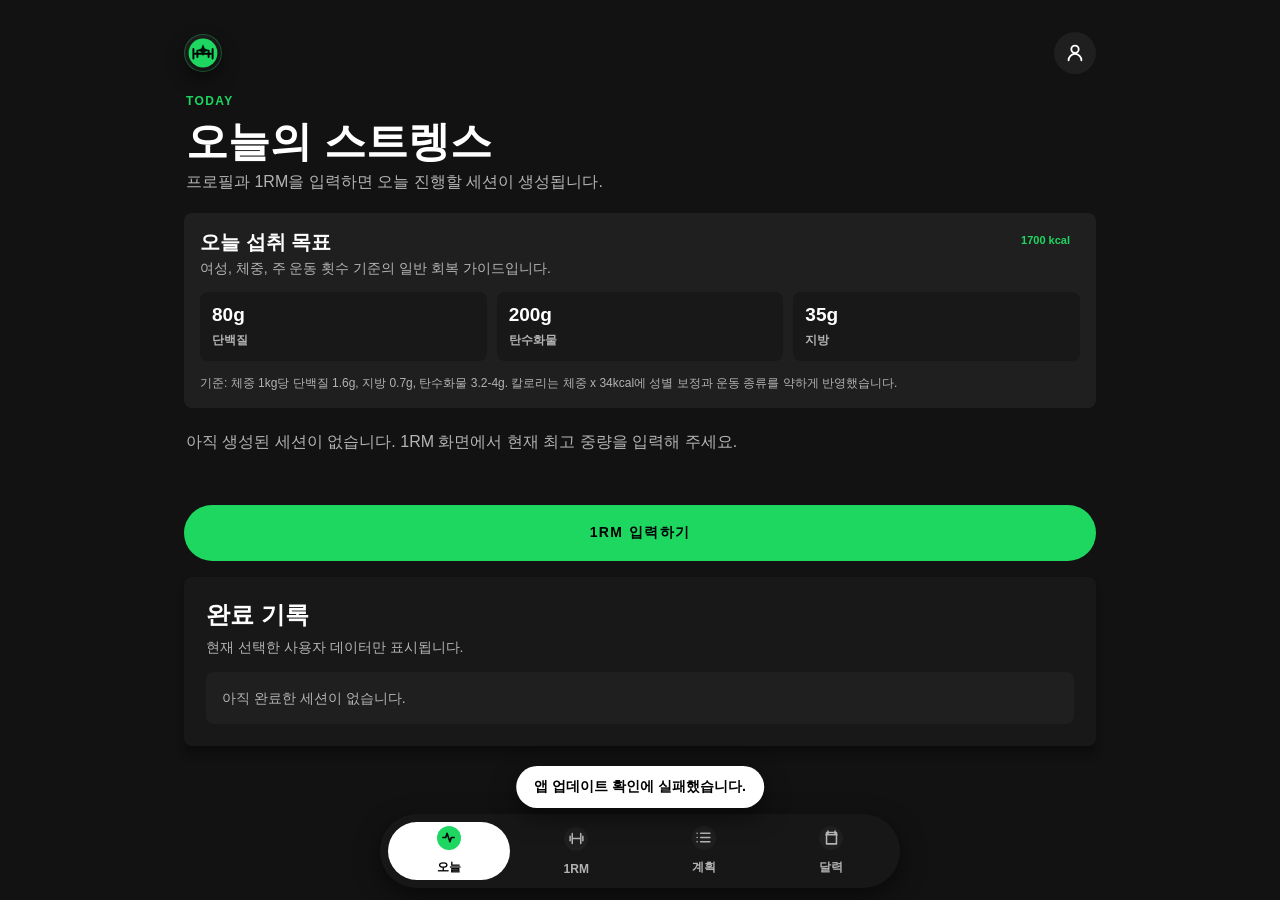
<file: index.html>
<!doctype html>
<html lang="ko">
  <head>
    <meta charset="UTF-8" />
    <meta name="viewport" content="width=device-width, initial-scale=1.0" />
    <meta name="theme-color" content="#121212" />
    <meta name="apple-mobile-web-app-capable" content="yes" />
    <meta name="apple-mobile-web-app-title" content="Strength Deck" />
    <meta name="apple-mobile-web-app-status-bar-style" content="black-translucent" />
    <title>Strength Deck</title>
    <link rel="manifest" href="manifest.webmanifest" />
    <link rel="icon" href="icon.svg" type="image/svg+xml" />
    <link rel="stylesheet" href="styles.css" />
  </head>
  <body>
    <div class="app-shell">
      <header class="topbar">
        <div class="brand-mark" aria-label="Strength Deck">
          <svg viewBox="0 0 40 40" aria-hidden="true">
            <circle class="logo-disc" cx="20" cy="20" r="18" />
            <path class="logo-bar" d="M10 21h20" />
            <path class="logo-plate" d="M8 15v12M13 17v8M27 17v8M32 15v12" />
            <path class="logo-spark" d="M20 9l2.2 5.4L28 16.6l-5.8 2.1L20 24l-2.2-5.3L12 16.6l5.8-2.2L20 9Z" />
          </svg>
        </div>
        <button class="user-button" id="profileButton" type="button" aria-label="마이페이지 열기">
          <svg viewBox="0 0 24 24" aria-hidden="true">
            <path d="M12 12a4 4 0 1 0 0-8 4 4 0 0 0 0 8Zm7 8a7 7 0 0 0-14 0" />
          </svg>
        </button>
      </header>

      <main>
        <section class="step-panel is-active" id="todayStep">
          <div class="page-heading today-heading">
            <p class="eyebrow">Today</p>
            <h1>오늘의 스트렝스</h1>
            <p id="todayHint">프로필과 1RM을 입력하면 오늘 진행할 세션이 생성됩니다.</p>
          </div>
          <div class="nutrition-card" id="nutritionCard"></div>
          <div class="session-list today-session" id="todaySession"></div>
          <div class="today-actions">
            <button class="primary full-action" id="completeSession" type="button">오늘 스트렝스 완료</button>
            <button class="secondary full-action cancel-action" id="undoCompleteSession" type="button" hidden>오늘 완료 취소</button>
          </div>
          <div class="panel history-panel">
            <div class="section-head">
              <h2>완료 기록</h2>
              <p>현재 선택한 사용자 데이터만 표시됩니다.</p>
            </div>
            <div id="historyList" class="history-list"></div>
          </div>
        </section>

        <section class="panel step-panel" id="maxesStep">
          <div class="section-head">
            <p class="eyebrow">One Rep Max</p>
            <h1>현재 1RM</h1>
            <p>현재 최고 중량을 입력하면 70-88% 범위로 스트렝스 처방을 만듭니다.</p>
          </div>

          <form class="max-grid" id="maxForm">
            <label><span>백스쿼트</span><input name="backSquat" inputmode="decimal" type="number" min="0" step="0.5" placeholder="kg" /></label>
            <label><span>프론트스쿼트</span><input name="frontSquat" inputmode="decimal" type="number" min="0" step="0.5" placeholder="kg" /></label>
            <label><span>데드리프트</span><input name="deadlift" inputmode="decimal" type="number" min="0" step="0.5" placeholder="kg" /></label>
            <label><span>푸시프레스</span><input name="pushPress" inputmode="decimal" type="number" min="0" step="0.5" placeholder="kg" /></label>
            <label><span>스내치</span><input name="snatch" inputmode="decimal" type="number" min="0" step="0.5" placeholder="kg" /></label>
            <label><span>클린 & 저크</span><input name="cleanJerk" inputmode="decimal" type="number" min="0" step="0.5" placeholder="kg" /></label>
            <button class="primary wide" type="submit">프로그램 생성</button>
          </form>
        </section>

        <section class="step-panel" id="planStep">
          <div class="hero-card">
            <div>
              <p class="eyebrow">4 Week Block</p>
              <h1 id="planTitle">계획이 아직 없습니다.</h1>
              <p id="planSummary">마이페이지에서 프로필을 저장하고 1RM을 입력해 주세요.</p>
            </div>
          </div>

          <div class="metric-row" id="metricRow"></div>
          <div class="program-list week-list" id="weekList"></div>
          <div class="plan-controls">
            <label class="week-select-label">
              <span>주차 선택</span>
              <select id="weekSelect" aria-label="주차 선택"></select>
            </label>
            <div class="date-tabs" id="dateTabs" aria-label="날짜 선택"></div>
          </div>
          <div class="program-list" id="programList"></div>
        </section>

        <section class="step-panel" id="calendarStep">
          <div class="panel">
            <div class="section-head">
              <p class="eyebrow">Calendar</p>
              <h1>달력</h1>
              <p>오늘 스트렝스를 완료하면 해당 날짜에 체크가 표시됩니다.</p>
            </div>
            <div class="calendar-head">
              <button class="ghost-button" type="button" id="prevMonth" aria-label="이전 달">‹</button>
              <strong id="calendarTitle"></strong>
              <button class="ghost-button" type="button" id="nextMonth" aria-label="다음 달">›</button>
            </div>
            <div class="calendar-grid calendar-weekdays" aria-hidden="true">
              <span>일</span><span>월</span><span>화</span><span>수</span><span>목</span><span>금</span><span>토</span>
            </div>
            <div class="calendar-grid" id="calendarGrid"></div>
            <div class="calendar-detail" id="calendarDetail"></div>
          </div>
        </section>
      </main>

      <nav class="bottom-appbar" aria-label="주요 메뉴">
        <button class="appbar-item is-active" type="button" data-step="today">
          <span class="nav-icon"><svg viewBox="0 0 24 24" aria-hidden="true"><path d="M4 12h4l2-6 4 12 2-6h4" /></svg></span>
          오늘
        </button>
        <button class="appbar-item" type="button" data-step="maxes">
          <span class="nav-icon"><svg viewBox="0 0 24 24" aria-hidden="true"><path d="M6 5v14M18 5v14M3 9v6M21 9v6M6 12h12" /></svg></span>
          1RM
        </button>
        <button class="appbar-item" type="button" data-step="plan">
          <span class="nav-icon"><svg viewBox="0 0 24 24" aria-hidden="true"><path d="M8 6h13M8 12h13M8 18h13M3 6h.01M3 12h.01M3 18h.01" /></svg></span>
          계획
        </button>
        <button class="appbar-item" type="button" data-step="calendar">
          <span class="nav-icon" id="calendarNavIcon"><svg viewBox="0 0 24 24" aria-hidden="true"><path d="M7 3v4M17 3v4M4 8h16M5 5h14v16H5z" /></svg></span>
          달력
        </button>
      </nav>
    </div>

    <aside class="profile-drawer" id="profileDrawer" aria-hidden="true">
      <div class="drawer-backdrop" data-close-profile></div>
      <section class="drawer-panel" role="dialog" aria-modal="true" aria-labelledby="profileTitle">
        <div class="drawer-head">
          <div>
            <p class="eyebrow">My Page</p>
            <h2 id="profileTitle">마이페이지</h2>
          </div>
          <button class="ghost-button" type="button" data-close-profile aria-label="닫기">×</button>
        </div>

        <div class="drawer-view is-active" data-drawer-view-panel="profile">
          <form class="grid-form" id="profileForm">
            <label class="wide">
              <span>닉네임</span>
              <input name="nickname" type="text" maxlength="18" placeholder="닉네임" />
            </label>
            <label>
              <span>성별</span>
              <select name="gender">
                <option value="female">여성</option>
                <option value="male">남성</option>
                <option value="other">선택 안 함</option>
              </select>
            </label>
            <label>
              <span>키</span>
              <input name="height" inputmode="decimal" type="number" min="120" max="230" step="0.1" value="160" />
              <small>cm</small>
            </label>
            <label>
              <span>몸무게</span>
              <input name="weight" inputmode="decimal" type="number" min="30" max="400" step="0.1" value="50" />
              <small>kg</small>
            </label>
            <label>
              <span>중량 단위</span>
              <select name="unit" id="unitSelect">
                <option value="kg" selected>kg</option>
                <option value="lb">lb</option>
              </select>
            </label>
            <label>
              <span>주 운동 횟수</span>
              <select name="days">
                <option value="2">주 2회</option>
                <option value="3">주 3회</option>
                <option value="4">주 4회</option>
                <option value="5">주 5회</option>
                <option value="6">주 6회 이상</option>
              </select>
            </label>
            <label class="wide">
              <span>하고 있는 운동</span>
              <input name="activity" type="text" value="크로스핏" placeholder="예: 크로스핏, 역도, 파워리프팅" />
            </label>
            <label>
              <span>목표</span>
              <select name="goal">
                <option value="olympic">역도 전이</option>
                <option value="power">순수 힘</option>
                <option value="mixed">역도 + 파워리프팅</option>
              </select>
            </label>
            <label>
              <span>회복 상태</span>
              <select name="recovery">
                <option value="low">피로가 많음</option>
                <option value="normal">보통</option>
                <option value="high">회복이 좋음</option>
              </select>
            </label>
            <button class="primary wide" type="submit">프로필 저장</button>
          </form>

          <div class="drawer-actions drawer-menu">
            <button class="secondary" type="button" data-drawer-view="users">사용자 전환</button>
            <button class="secondary" type="button" data-drawer-view="data">데이터 보관소</button>
          </div>
        </div>

        <div class="drawer-view" data-drawer-view-panel="users">
          <button class="ghost-button drawer-back-button" type="button" data-drawer-view="profile">← 프로필</button>
          <div class="user-section">
            <div class="section-head compact">
              <h3>사용자 전환</h3>
              <p>카드를 선택하면 해당 사용자의 프로필, 1RM, 기록을 불러옵니다.</p>
            </div>
            <div class="user-card-list" id="userCardList"></div>
            <form class="add-user-form" id="addUserForm">
              <input name="nickname" type="text" maxlength="18" placeholder="새 닉네임" />
              <button class="secondary" type="submit">추가</button>
            </form>
          </div>
        </div>

        <div class="drawer-view" data-drawer-view-panel="data">
          <button class="ghost-button drawer-back-button" type="button" data-drawer-view="profile">← 프로필</button>
          <div class="section-head compact">
            <h3>데이터 보관소</h3>
            <p>이 기기에 저장된 프로필, 1RM, 완료 기록을 백업하거나 복원합니다.</p>
          </div>
          <div class="drawer-actions">
            <button class="secondary" id="exportData" type="button">데이터 내보내기</button>
            <label class="secondary import-button">
              데이터 가져오기
              <input id="importData" type="file" accept="application/json,.json" hidden />
            </label>
            <button class="secondary danger-action" id="resetData" type="button">데이터 초기화</button>
          </div>
        </div>
      </section>
    </aside>

    <div class="toast" id="toast" role="status" aria-live="polite"></div>
    <div class="confetti-layer" id="confettiLayer" aria-hidden="true"></div>

    <script src="app.js"></script>
  </body>
</html>
</file>
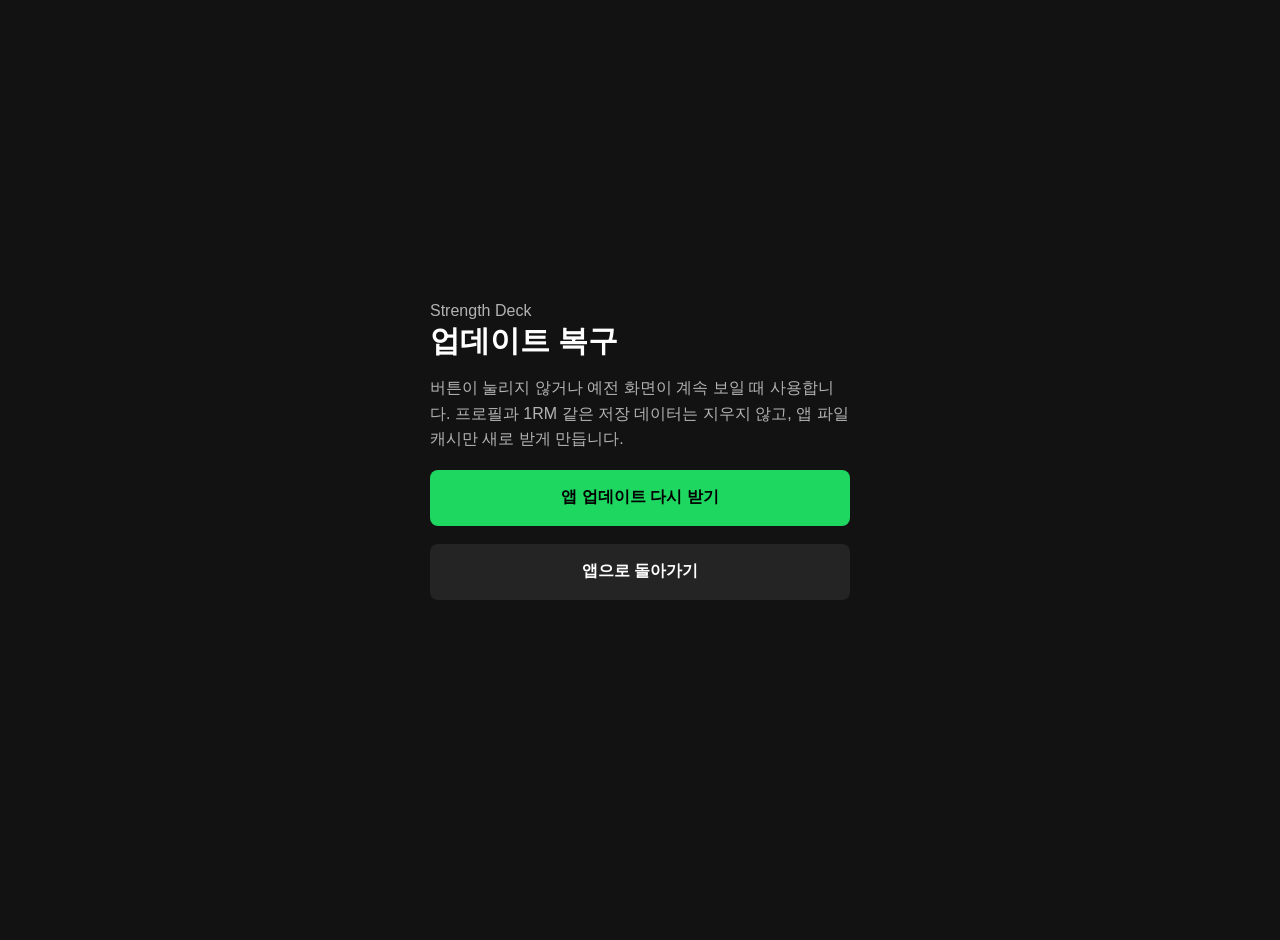
<file: update.html>
<!doctype html>
<html lang="ko">
  <head>
    <meta charset="UTF-8" />
    <meta name="viewport" content="width=device-width, initial-scale=1.0" />
    <meta name="theme-color" content="#121212" />
    <title>Strength Deck 업데이트 복구</title>
    <style>
      :root {
        color-scheme: dark;
        font-family: Inter, -apple-system, BlinkMacSystemFont, "Segoe UI", sans-serif;
        background: #121212;
        color: #ffffff;
      }

      body {
        margin: 0;
        min-height: 100vh;
        display: grid;
        place-items: center;
        padding: 20px;
        background: #121212;
      }

      main {
        width: min(100%, 420px);
        display: grid;
        gap: 18px;
      }

      h1 {
        margin: 0;
        font-size: 30px;
        line-height: 1.1;
      }

      p {
        margin: 0;
        color: #b3b3b3;
        line-height: 1.6;
      }

      button,
      a {
        min-height: 56px;
        border: 0;
        border-radius: 8px;
        display: grid;
        place-items: center;
        font: inherit;
        font-weight: 900;
        text-decoration: none;
      }

      button {
        background: #1ed760;
        color: #000000;
      }

      a {
        background: #242424;
        color: #ffffff;
      }

      .status {
        min-height: 24px;
        color: #1ed760;
        font-weight: 800;
      }
    </style>
  </head>
  <body>
    <main>
      <div>
        <p>Strength Deck</p>
        <h1>업데이트 복구</h1>
      </div>
      <p>버튼이 눌리지 않거나 예전 화면이 계속 보일 때 사용합니다. 프로필과 1RM 같은 저장 데이터는 지우지 않고, 앱 파일 캐시만 새로 받게 만듭니다.</p>
      <button id="repairButton" type="button">앱 업데이트 다시 받기</button>
      <a href="./index.html">앱으로 돌아가기</a>
      <p class="status" id="status"></p>
    </main>

    <script>
      const status = document.querySelector("#status");

      document.querySelector("#repairButton").addEventListener("click", async () => {
        status.textContent = "업데이트 캐시를 정리하는 중...";

        if ("serviceWorker" in navigator) {
          const registrations = await navigator.serviceWorker.getRegistrations();
          await Promise.all(registrations.map((registration) => registration.unregister()));
        }

        if ("caches" in window) {
          const keys = await caches.keys();
          await Promise.all(keys.map((key) => caches.delete(key)));
        }

        status.textContent = "완료. 앱을 다시 여는 중...";
        window.setTimeout(() => {
          window.location.replace("./index.html?refresh=" + Date.now());
        }, 600);
      });
    </script>
  </body>
</html>
</file>
<file: styles.css>
:root {
  --bg: #121212;
  --surface: #181818;
  --surface-2: #1f1f1f;
  --surface-3: #252525;
  --text: #ffffff;
  --muted: #b3b3b3;
  --soft: #cbcbcb;
  --green: #1ed760;
  --border: #4d4d4d;
  --shadow: rgba(0, 0, 0, 0.5) 0 8px 24px;
  --font: SpotifyMixUI, "Helvetica Neue", Helvetica, Arial, "Hiragino Sans", "Hiragino Kaku Gothic ProN", Meiryo, sans-serif;
}

* {
  box-sizing: border-box;
}

[hidden] {
  display: none !important;
}

html,
body {
  margin: 0;
  min-height: 100vh;
  background: var(--bg);
  color: var(--text);
  font-family: var(--font);
}

html {
  scroll-behavior: smooth;
}

button,
input,
select {
  font: inherit;
}

button {
  cursor: pointer;
}

.app-shell {
  width: min(100%, 960px);
  margin: 0 auto;
  padding: 18px 14px 112px;
}

.topbar {
  position: sticky;
  top: 0;
  z-index: 20;
  display: flex;
  align-items: center;
  justify-content: space-between;
  padding: 8px 0 16px;
  background: linear-gradient(#121212 78%, rgba(18, 18, 18, 0));
}

.brand-mark {
  display: grid;
  place-items: center;
  width: 38px;
  height: 38px;
  border-radius: 50%;
  background: linear-gradient(145deg, #1f1f1f, #121212);
  box-shadow: rgba(0, 0, 0, 0.45) 0 8px 18px, rgba(30, 215, 96, 0.32) 0 0 0 1px inset;
}

.brand-mark svg {
  width: 32px;
  height: 32px;
}

.logo-disc {
  fill: #1ed760;
}

.logo-bar,
.logo-plate {
  fill: none;
  stroke: #000000;
  stroke-width: 2.4;
  stroke-linecap: round;
}

.logo-spark {
  fill: #000000;
  opacity: 0.9;
}

.user-button,
.ghost-button {
  display: grid;
  place-items: center;
  border: 0;
  border-radius: 50%;
  background: var(--surface-2);
  color: var(--text);
}

.user-button {
  width: 42px;
  height: 42px;
}

.user-button svg {
  width: 22px;
  height: 22px;
  fill: none;
  stroke: currentColor;
  stroke-width: 2;
  stroke-linecap: round;
}

.ghost-button {
  width: 38px;
  height: 38px;
  font-size: 24px;
}

.eyebrow {
  margin: 0 0 6px;
  color: var(--green);
  font-size: 12px;
  font-weight: 700;
  text-transform: uppercase;
  letter-spacing: 1.4px;
}

h1,
h2,
h3,
p {
  margin-top: 0;
}

h1 {
  margin-bottom: 8px;
  font-size: 30px;
  line-height: 1.05;
  letter-spacing: 0;
}

h2 {
  margin-bottom: 6px;
  font-size: 24px;
}

h3 {
  margin-bottom: 8px;
  font-size: 18px;
  line-height: 1.2;
}

.step-panel {
  display: none;
  animation: panel-in 0.24s ease both;
}

.step-panel.is-active {
  display: block;
}

.page-heading {
  display: grid;
  gap: 6px;
  padding: 4px 2px 18px;
}

.page-heading h1 {
  margin: 0;
  font-size: clamp(28px, 8vw, 42px);
  line-height: 1.05;
}

.page-heading p:not(.eyebrow) {
  margin: 0;
  color: var(--muted);
  line-height: 1.55;
}

.panel,
.hero-card,
.exercise-card,
.metric {
  background: var(--surface);
  border-radius: 8px;
  box-shadow: rgba(0, 0, 0, 0.3) 0 8px 8px;
}

.panel,
.hero-card,
.exercise-card {
  padding: 22px;
}

.step-panel > .panel + .panel,
.step-panel > .hero-card + .metric-row,
.step-panel > .metric-row + .program-list,
.step-panel > .program-list + .program-list {
  margin-top: 16px;
}

.section-head p,
.hero-card p,
.exercise-card p,
.metric span,
.history-list {
  color: var(--muted);
  font-size: 14px;
  line-height: 1.45;
}

.grid-form,
.max-grid {
  display: grid;
  grid-template-columns: 1fr 1fr;
  gap: 16px;
}

label {
  position: relative;
  display: grid;
  gap: 8px;
  min-width: 0;
}

label span {
  color: var(--soft);
  font-size: 12px;
  font-weight: 700;
}

input,
select {
  width: 100%;
  min-height: 56px;
  border: 0;
  border-radius: 500px;
  background: var(--surface-2);
  color: var(--text);
  padding: 0 16px;
  box-shadow: rgb(18, 18, 18) 0 1px 0, rgb(124, 124, 124) 0 0 0 1px inset;
  transition: transform 0.18s ease, box-shadow 0.18s ease, background 0.18s ease;
}

input:focus,
select:focus {
  outline: 2px solid var(--green);
  outline-offset: 2px;
  transform: translateY(-1px);
}

label small {
  position: absolute;
  right: 16px;
  bottom: 15px;
  color: var(--muted);
  font-size: 12px;
}

.wide {
  grid-column: 1 / -1;
}

.primary,
.secondary {
  min-height: 56px;
  border: 0;
  border-radius: 500px;
  padding: 0 22px;
  font-size: 14px;
  font-weight: 700;
  text-transform: uppercase;
  letter-spacing: 1.4px;
}

.primary {
  background: var(--green);
  color: #000000;
}

.primary:disabled {
  cursor: not-allowed;
  background: #3a3a3a;
  color: #8f8f8f;
}

.primary.is-complete {
  background: var(--text);
}

.full-action {
  width: 100%;
  margin-top: 22px;
}

.cancel-action {
  margin-top: 10px;
}

.secondary {
  display: grid;
  place-items: center;
  background: var(--surface-2);
  color: var(--text);
  box-shadow: rgb(124, 124, 124) 0 0 0 1px inset;
}

.danger-action {
  color: #f3727f;
}

.hero-card {
  margin-bottom: 12px;
  background: linear-gradient(150deg, #252525, #181818 58%, #121212);
  box-shadow: var(--shadow);
}

.metric-row {
  display: grid;
  grid-template-columns: repeat(3, minmax(0, 1fr));
  gap: 8px;
  margin-bottom: 16px;
  border-radius: 8px;
  background: var(--surface);
  padding: 14px;
  box-shadow: rgba(0, 0, 0, 0.3) 0 8px 8px;
}

.metric-row span {
  display: grid;
  gap: 5px;
  min-height: 54px;
  place-items: center;
  text-align: center;
  color: var(--muted);
  font-size: 13px;
}

.metric-row span + span {
  border-left: 1px solid rgba(179, 179, 179, 0.14);
}

.metric-row small {
  color: var(--muted);
  font-size: 11px;
  font-weight: 800;
}

.metric-row strong {
  color: var(--text);
  font-size: 18px;
}

.plan-controls {
  display: grid;
  gap: 14px;
  margin: 16px 0;
}

.week-select-label {
  display: grid;
  gap: 8px;
}

.week-select-label span {
  color: var(--muted);
  font-size: 13px;
  font-weight: 800;
}

.week-select-label select {
  width: 100%;
  min-height: 56px;
  border: 0;
  border-radius: 8px;
  background: var(--surface-2);
  color: var(--text);
  padding: 0 16px;
  font-weight: 800;
}

.date-tabs {
  display: grid;
  grid-auto-flow: column;
  grid-auto-columns: 60px;
  justify-content: start;
  gap: 10px;
  margin: 0;
  padding: 8px 2px 12px;
  overflow-x: auto;
  overscroll-behavior-x: contain;
  scroll-snap-type: x mandatory;
  scrollbar-width: none;
  -webkit-overflow-scrolling: touch;
}

.date-tabs::-webkit-scrollbar {
  display: none;
}

.date-tabs button {
  display: grid;
  place-items: center;
  gap: 5px;
  width: 60px;
  min-height: 60px;
  border: 0;
  border-radius: 8px;
  background: var(--surface-2);
  color: var(--text);
  box-shadow: rgba(179, 179, 179, 0.18) 0 0 0 1px inset;
  font-weight: 700;
  scroll-snap-align: start;
  transition: transform 0.18s ease, background 0.18s ease, color 0.18s ease;
}

.date-tabs span {
  font-size: 16px;
  color: currentColor;
  font-weight: 900;
  line-height: 1;
}

.date-tabs strong {
  font-size: 10px;
  line-height: 1;
}

.date-tabs button.is-active {
  background: var(--green);
  color: #000000;
  box-shadow: none;
}

.date-tabs button:active {
  transform: scale(0.96);
}

.week-compact {
  padding: 16px;
}

.program-list,
.session-list,
.history-list {
  display: grid;
  gap: 14px;
}

.nutrition-card {
  display: grid;
  gap: 14px;
  margin-bottom: 22px;
  border-radius: 8px;
  background: var(--surface-2);
  padding: 16px;
}

.today-session {
  margin-top: 8px;
}

.today-session .empty-state {
  background: transparent;
  padding: 2px 2px 8px;
}

.today-actions {
  margin-top: 22px;
}

.nutrition-head {
  display: flex;
  align-items: flex-start;
  justify-content: space-between;
  gap: 12px;
}

.nutrition-head h2 {
  margin-bottom: 4px;
  font-size: 20px;
}

.nutrition-head p {
  margin-bottom: 0;
  color: var(--muted);
  font-size: 14px;
}

.nutrition-grid {
  display: grid;
  grid-template-columns: repeat(3, 1fr);
  gap: 10px;
}

.nutrition-grid div {
  border-radius: 8px;
  background: var(--surface);
  padding: 12px;
}

.nutrition-grid strong {
  display: block;
  margin-bottom: 4px;
  font-size: 19px;
}

.nutrition-grid span {
  color: var(--muted);
  font-size: 12px;
  font-weight: 700;
}

.nutrition-note {
  margin-bottom: 0;
  color: var(--muted);
  font-size: 12px;
  line-height: 1.45;
}

.week-list {
  margin-bottom: 16px;
}

.exercise-card header {
  display: flex;
  justify-content: space-between;
  gap: 12px;
  margin-bottom: 10px;
}

.badge {
  align-self: start;
  border-radius: 9999px;
  background: var(--surface-2);
  color: var(--green);
  padding: 5px 10px;
  font-size: 11px;
  font-weight: 700;
  white-space: nowrap;
}

.sets {
  display: grid;
  gap: 10px;
}

.set-row {
  display: grid;
  grid-template-columns: 72px 1fr auto;
  align-items: center;
  gap: 10px;
  min-height: 42px;
  border-radius: 6px;
  background: var(--surface-2);
  padding: 8px 10px;
  font-size: 14px;
}

.set-row strong {
  color: var(--text);
}

.set-row span {
  color: var(--muted);
}

.set-row input {
  width: 24px;
  height: 24px;
  min-height: 24px;
  accent-color: var(--green);
}

.today-lift {
  display: grid;
  gap: 12px;
  padding: 4px 0 16px;
  border-bottom: 1px solid rgba(179, 179, 179, 0.14);
}

.today-lift:last-child {
  border-bottom: 0;
}

.today-lift header {
  display: flex;
  justify-content: space-between;
  gap: 12px;
}

.today-set {
  background: transparent;
  box-shadow: rgba(179, 179, 179, 0.22) 0 0 0 1px inset;
}

.today-set.is-checked {
  opacity: 0.4;
}

.history-panel {
  margin-top: 16px;
}

.empty-state {
  color: var(--muted);
  padding: 16px;
  border-radius: 8px;
  background: var(--surface-2);
}

.bottom-appbar {
  position: fixed;
  left: 50%;
  bottom: 12px;
  z-index: 30;
  display: grid;
  grid-template-columns: repeat(4, 1fr);
  gap: 6px;
  width: min(calc(100% - 24px), 520px);
  transform: translateX(-50%);
  border-radius: 9999px;
  background: rgba(24, 24, 24, 0.94);
  padding: 8px;
  box-shadow: var(--shadow);
  backdrop-filter: blur(12px);
}

.appbar-item {
  display: grid;
  place-items: center;
  gap: 4px;
  min-height: 58px;
  border: 0;
  border-radius: 9999px;
  background: transparent;
  color: var(--muted);
  font-size: 12px;
  font-weight: 700;
  transition: transform 0.18s ease, background 0.18s ease, color 0.18s ease;
}

.nav-icon {
  position: relative;
  display: grid;
  place-items: center;
  width: 24px;
  height: 24px;
  border-radius: 50%;
  background: var(--surface-2);
  color: currentColor;
}

.nav-icon svg {
  width: 17px;
  height: 17px;
  fill: none;
  stroke: currentColor;
  stroke-width: 2.2;
  stroke-linecap: round;
  stroke-linejoin: round;
}

.appbar-item.is-active {
  background: var(--text);
  color: #000000;
}

.appbar-item.is-active .nav-icon {
  background: var(--green);
  color: #000000;
}

.nav-icon.has-check::after {
  content: "✓";
  position: absolute;
  right: -5px;
  top: -5px;
  display: grid;
  place-items: center;
  width: 15px;
  height: 15px;
  border-radius: 50%;
  background: var(--green);
  color: #000000;
  font-size: 10px;
  font-weight: 900;
  box-shadow: #121212 0 0 0 2px;
}

.profile-drawer {
  position: fixed;
  inset: 0;
  z-index: 50;
  display: none;
}

.profile-drawer.is-open {
  display: block;
}

.drawer-backdrop {
  position: absolute;
  inset: 0;
  background: rgba(0, 0, 0, 0.62);
}

.drawer-panel {
  position: absolute;
  right: 0;
  top: 0;
  bottom: 0;
  width: min(100%, 460px);
  overflow: auto;
  background: var(--surface);
  padding: 18px;
  box-shadow: var(--shadow);
  animation: drawer-in 0.22s ease both;
}

.drawer-panel.is-switching {
  animation: user-switch 0.5s ease both;
}

.drawer-head {
  display: flex;
  align-items: center;
  justify-content: space-between;
  gap: 16px;
  margin-bottom: 16px;
}

.drawer-actions {
  display: grid;
  gap: 12px;
  margin-top: 22px;
}

.drawer-view {
  display: none;
}

.drawer-view.is-active {
  display: block;
  animation: panel-in 0.22s ease both;
}

.drawer-menu {
  padding-top: 8px;
}

.drawer-back-button {
  width: fit-content;
  margin-bottom: 16px;
}

.import-button {
  cursor: pointer;
}

.calendar-head {
  display: flex;
  align-items: center;
  justify-content: space-between;
  gap: 12px;
  margin: 16px 0;
}

.calendar-head strong {
  font-size: 18px;
}

.calendar-grid {
  display: grid;
  grid-template-columns: repeat(7, 1fr);
  gap: 8px;
}

.calendar-weekdays {
  margin-bottom: 8px;
  color: var(--muted);
  font-size: 12px;
  font-weight: 700;
  text-align: center;
}

.calendar-cell {
  position: relative;
  display: grid;
  place-items: center;
  aspect-ratio: 1;
  border: 0;
  border-radius: 8px;
  background: var(--surface-2);
  color: var(--soft);
  font-size: 13px;
  transition: transform 0.18s ease, background 0.18s ease, box-shadow 0.18s ease;
}

.calendar-cell:not(.is-empty):active {
  transform: scale(0.94);
}

.calendar-cell.is-empty {
  background: transparent;
}

.calendar-cell.is-today {
  box-shadow: var(--green) 0 0 0 1px inset;
}

.calendar-cell.is-selected {
  background: var(--green);
  color: #000000;
  box-shadow: rgba(255, 255, 255, 0.3) 0 0 0 2px inset;
}

.calendar-cell.is-done {
  background: var(--green);
  color: #000000;
  font-weight: 900;
}

.calendar-cell em {
  position: absolute;
  right: 6px;
  bottom: 4px;
  font-style: normal;
  font-size: 11px;
}

.calendar-detail {
  margin-top: 18px;
}

.calendar-summary {
  animation: panel-in 0.22s ease both;
}

.calendar-undo {
  justify-self: end;
  min-height: 34px;
  border: 0;
  border-radius: 9999px;
  background: rgba(243, 114, 127, 0.12);
  color: #f3727f;
  padding: 0 12px;
  font-size: 12px;
  font-weight: 800;
}

.user-section {
  display: grid;
  gap: 12px;
  margin-bottom: 18px;
}

.section-head.compact {
  margin-bottom: 0;
}

.section-head.compact h3 {
  margin-bottom: 4px;
}

.user-card-list {
  display: grid;
  grid-template-columns: 1fr 1fr;
  gap: 10px;
}

.user-card {
  display: grid;
  grid-template-columns: 1fr auto;
  align-items: center;
  gap: 10px;
  min-height: 82px;
  border-radius: 8px;
  background: var(--surface-2);
  color: var(--text);
  padding: 14px;
  box-shadow: rgba(124, 124, 124, 0.35) 0 0 0 1px inset;
}

.user-card.is-active {
  background: var(--green);
  color: #000000;
}

.user-card-main {
  display: grid;
  gap: 5px;
  min-width: 0;
  border: 0;
  background: transparent;
  color: currentColor;
  padding: 0;
  text-align: left;
}

.user-card span {
  color: currentColor;
  opacity: 0.72;
  font-size: 12px;
}

.user-delete-button {
  min-height: 36px;
  border: 0;
  border-radius: 8px;
  background: rgba(243, 114, 127, 0.12);
  color: #f3727f;
  padding: 0 12px;
  font-size: 12px;
  font-weight: 800;
}

.user-card.is-active .user-delete-button {
  background: rgba(0, 0, 0, 0.16);
  color: #000000;
}

.add-user-form {
  display: grid;
  grid-template-columns: 1fr 92px;
  gap: 10px;
}

.toast {
  position: fixed;
  left: 50%;
  bottom: 92px;
  z-index: 80;
  max-width: min(90vw, 420px);
  transform: translate(-50%, 12px);
  border-radius: 9999px;
  background: var(--text);
  color: #000000;
  padding: 12px 18px;
  font-size: 14px;
  font-weight: 700;
  opacity: 0;
  pointer-events: none;
  box-shadow: var(--shadow);
  transition: opacity 0.2s ease, transform 0.2s ease;
}

.toast.is-visible {
  opacity: 1;
  transform: translate(-50%, 0);
}

.confetti-layer {
  position: fixed;
  left: 50%;
  top: 44%;
  z-index: 90;
  width: 1px;
  height: 1px;
  pointer-events: none;
}

.confetti-layer span {
  position: absolute;
  width: 9px;
  height: 14px;
  border-radius: 2px;
  opacity: 0;
  transform: translate(-50%, -50%);
}

.confetti-layer.is-active span {
  animation: confetti-pop 0.9s cubic-bezier(0.15, 0.9, 0.25, 1) forwards;
}

@keyframes confetti-pop {
  0% {
    opacity: 1;
    transform: translate(-50%, -50%) scale(0.3) rotate(0deg);
  }
  80% {
    opacity: 1;
  }
  100% {
    opacity: 0;
    transform: translate(calc(-50% + var(--x)), calc(-50% + var(--y))) scale(1) rotate(var(--r));
  }
}

@keyframes panel-in {
  from {
    opacity: 0;
    transform: translateY(8px);
  }
  to {
    opacity: 1;
    transform: translateY(0);
  }
}

@keyframes drawer-in {
  from {
    transform: translateX(20px);
  }
  to {
    transform: translateX(0);
  }
}

@keyframes user-switch {
  0% {
    box-shadow: var(--shadow);
  }
  38% {
    box-shadow: rgba(30, 215, 96, 0.38) 0 0 0 2px inset, rgba(30, 215, 96, 0.22) 0 0 42px;
  }
  100% {
    box-shadow: var(--shadow);
  }
}

@media (min-width: 760px) {
  .app-shell {
    padding: 24px 24px 116px;
  }

  .program-list {
    grid-template-columns: repeat(2, minmax(0, 1fr));
  }
}

@media (max-width: 560px) {
  .grid-form,
  .max-grid {
    grid-template-columns: 1fr;
  }

  .nutrition-grid {
    grid-template-columns: repeat(3, minmax(0, 1fr));
  }

  .set-row {
    grid-template-columns: 58px 1fr auto;
  }

  .drawer-panel {
    width: 100%;
  }

  .user-card-list,
  .add-user-form {
    grid-template-columns: 1fr;
  }
}
</file>
